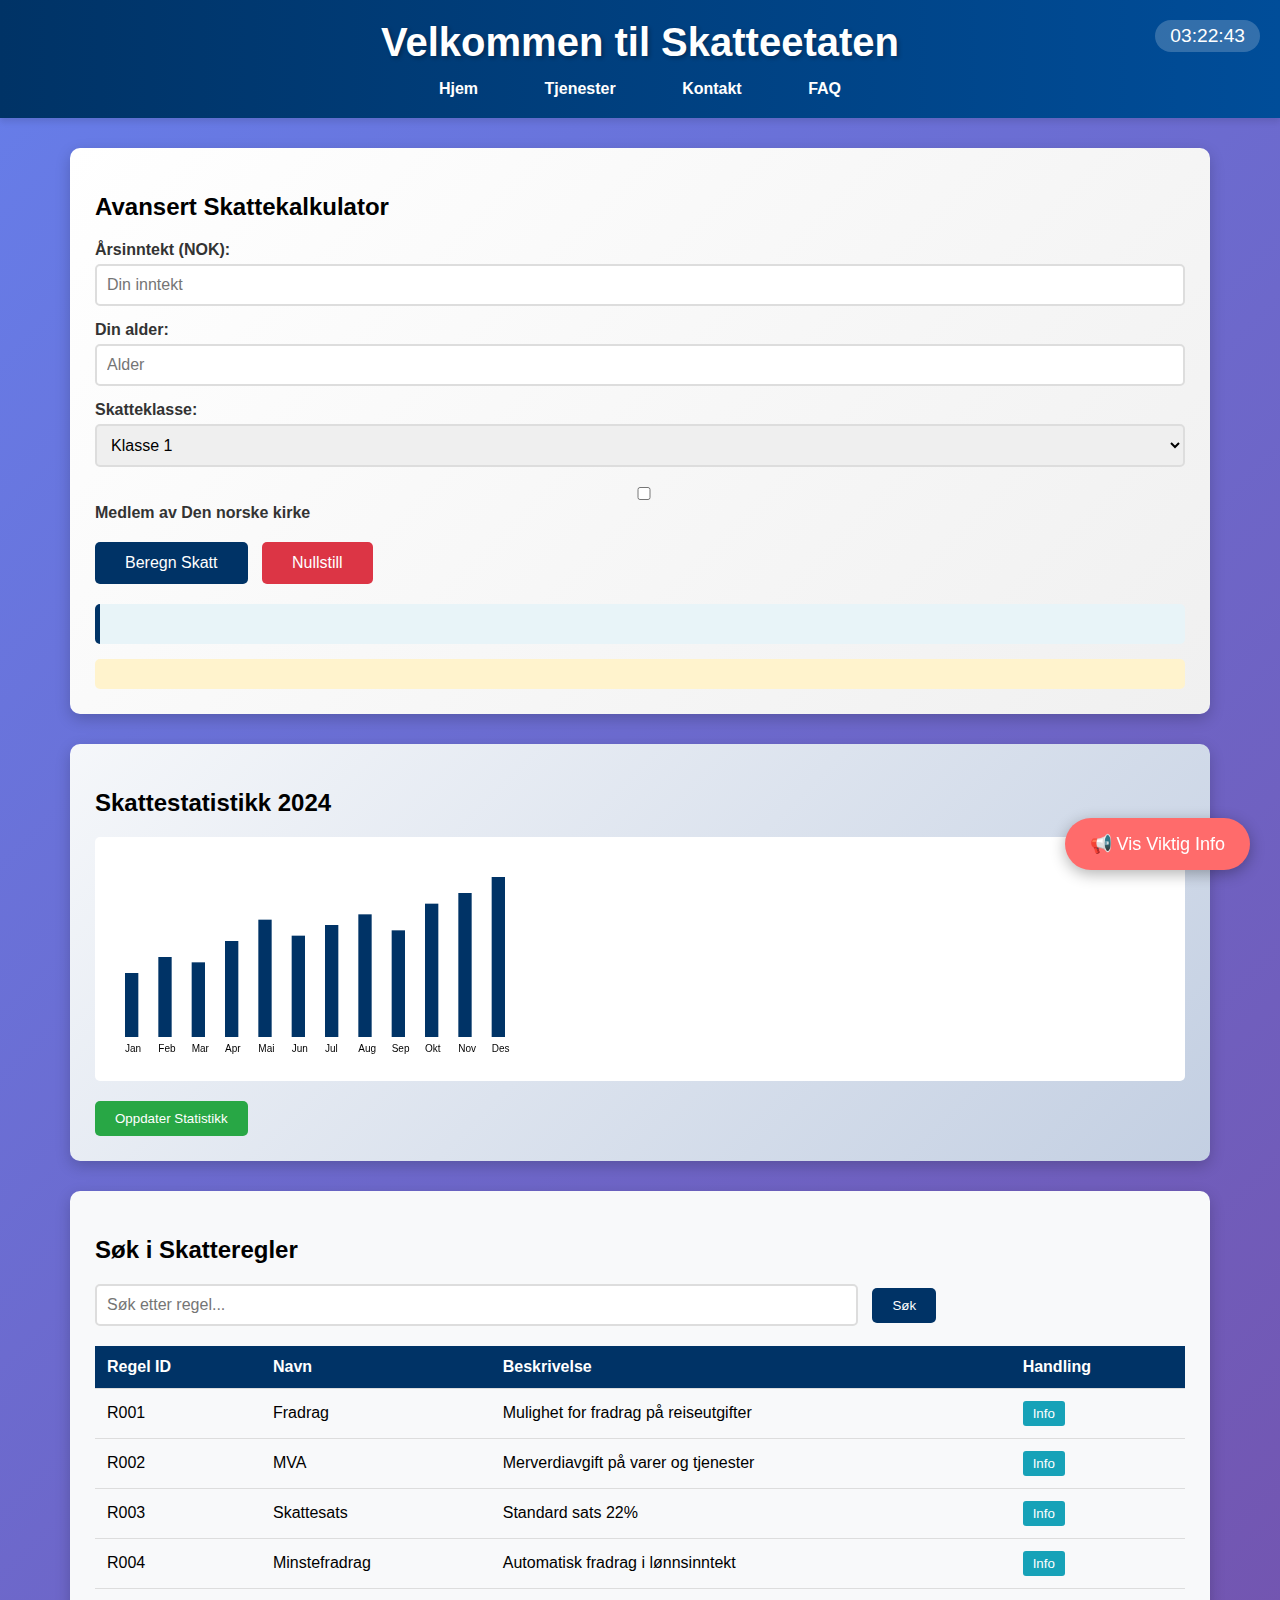
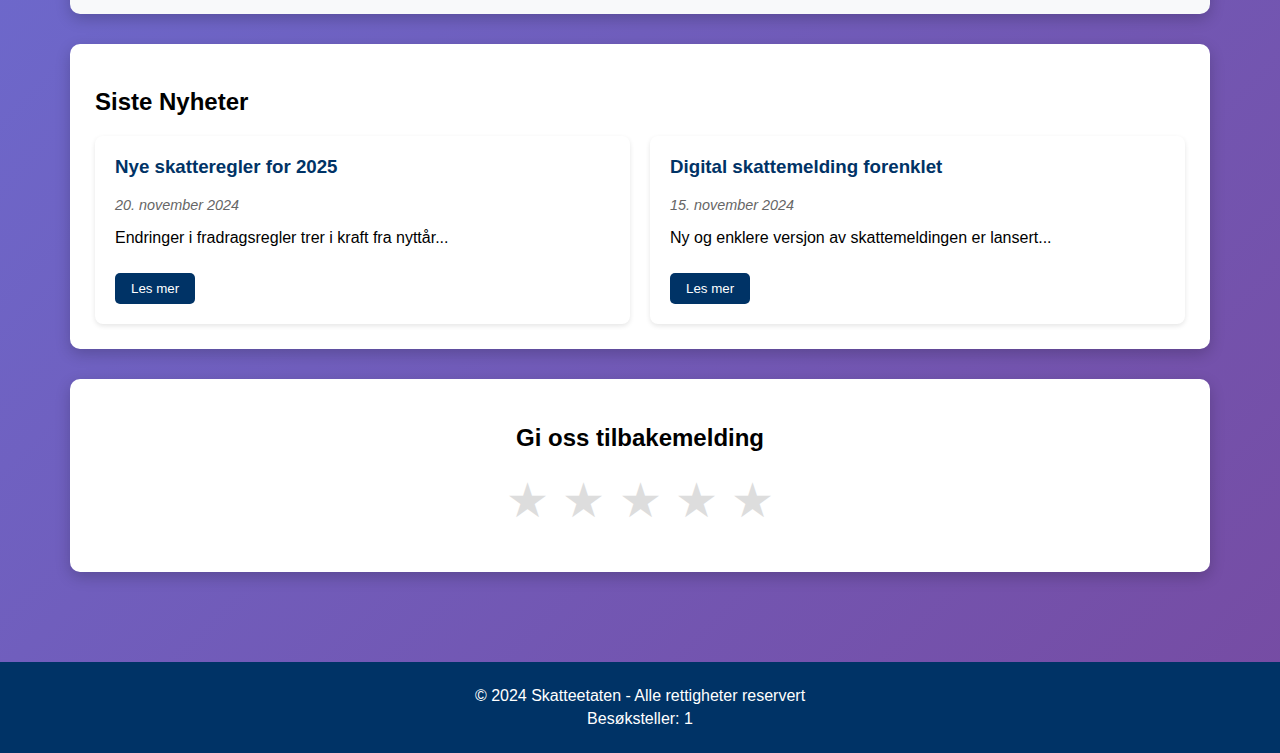
<file: index.html>
<!DOCTYPE html>
<html lang='no'>
<head>
  <meta charset='UTF-8'>
  <meta name='viewport' content='width=device-width, initial-scale=1.0'>
  <title>Skatteetaten - Hjem</title>
  <link rel='stylesheet' href='style.css'>
</head>
<body>
<header>
  <h1>Velkommen til Skatteetaten</h1>
  <nav>
    <a href='index.html'>Hjem</a>
    <a href='services.html'>Tjenester</a>
    <a href='contact.html'>Kontakt</a>
    <a href='faq.html'>FAQ</a>
  </nav>
  <div id='klokke' class='header-clock'></div>
</header>
<main>
  <section class='skatt-kalkulator'>
    <h2>Avansert Skattekalkulator</h2>
    <div class='kalkulator-form'>
      <label for='inntektInput'>Årsinntekt (NOK):</label>
      <input type='number' id='inntektInput' placeholder='Din inntekt'>

      <label for='alderInput'>Din alder:</label>
      <input type='number' id='alderInput' placeholder='Alder'>

      <label for='skatteKlasse'>Skatteklasse:</label>
      <select id='skatteKlasse'>
        <option value='klasse1'>Klasse 1</option>
        <option value='klasse2'>Klasse 2 (gift/samboer)</option>
      </select>

      <label>
        <input type='checkbox' id='medlemKirken'>
        Medlem av Den norske kirke
      </label>

      <button id='beregnSkattKnapp' class='beregn-knapp'>Beregn Skatt</button>
      <button id='nullstillKnapp' class='nullstill-knapp'>Nullstill</button>
    </div>
    <div id='skattResultat' class='resultat-boks'></div>
    <div id='skatteDetaljer' class='detaljer-boks'></div>
  </section>

  <section class='statistikk-seksjon'>
    <h2>Skattestatistikk 2024</h2>
    <div id='statistikkGraf' class='graf-container'>
      <canvas id='skatteGraf' width='400' height='200'></canvas>
    </div>
    <button id='oppdaterStatistikk'>Oppdater Statistikk</button>
  </section>

  <section class='sok-seksjon'>
    <h2>Søk i Skatteregler</h2>
    <input type='text' id='sokInput' placeholder='Søk etter regel...'>
    <button id='sokKnapp'>Søk</button>
    <table id='regelTabell' class='skatte-tabell'>
      <thead>
      <tr>
        <th>Regel ID</th>
        <th>Navn</th>
        <th>Beskrivelse</th>
        <th>Handling</th>
      </tr>
      </thead>
      <tbody id='regelTabellKropp'>
      <tr data-kategori='fradrag'>
        <td>R001</td>
        <td>Fradrag</td>
        <td>Mulighet for fradrag på reiseutgifter</td>
        <td><button class='info-knapp' data-regel='R001'>Info</button></td>
      </tr>
      <tr data-kategori='mva'>
        <td>R002</td>
        <td>MVA</td>
        <td>Merverdiavgift på varer og tjenester</td>
        <td><button class='info-knapp' data-regel='R002'>Info</button></td>
      </tr>
      <tr data-kategori='sats'>
        <td>R003</td>
        <td>Skattesats</td>
        <td>Standard sats 22%</td>
        <td><button class='info-knapp' data-regel='R003'>Info</button></td>
      </tr>
      <tr data-kategori='fradrag'>
        <td>R004</td>
        <td>Minstefradrag</td>
        <td>Automatisk fradrag i lønnsinntekt</td>
        <td><button class='info-knapp' data-regel='R004'>Info</button></td>
      </tr>
      </tbody>
    </table>
  </section>

  <section class='nyheter-seksjon'>
    <h2>Siste Nyheter</h2>
    <div id='nyheterListe' class='nyheter-container'>
      <article class='nyhet-kort'>
        <h3>Nye skatteregler for 2025</h3>
        <p class='dato'>20. november 2024</p>
        <p>Endringer i fradragsregler trer i kraft fra nyttår...</p>
        <button class='les-mer' data-nyhet='1'>Les mer</button>
      </article>
      <article class='nyhet-kort'>
        <h3>Digital skattemelding forenklet</h3>
        <p class='dato'>15. november 2024</p>
        <p>Ny og enklere versjon av skattemeldingen er lansert...</p>
        <button class='les-mer' data-nyhet='2'>Les mer</button>
      </article>
    </div>
  </section>

  <section class='tilbakemelding-seksjon'>
    <h2>Gi oss tilbakemelding</h2>
    <div class='stjerne-rating'>
      <span class='stjerne' data-verdi='1'>★</span>
      <span class='stjerne' data-verdi='2'>★</span>
      <span class='stjerne' data-verdi='3'>★</span>
      <span class='stjerne' data-verdi='4'>★</span>
      <span class='stjerne' data-verdi='5'>★</span>
    </div>
    <p id='ratingTekst'></p>
  </section>

  <button id='apneModal' class='viktig-info-knapp'>📢 Vis Viktig Info</button>

  <div id='infoModal' class='modal'>
    <div class='modal-innhold'>
      <span id='lukkModal' class='lukk-knapp'>&times;</span>
      <h2>Viktig melding fra Skatteetaten</h2>
      <p>Husk fristen for skattemelding er 30. april!</p>
      <button id='ikkvisIgjen'>Ikke vis denne meldingen igjen</button>
    </div>
  </div>

  <div id='regelModal' class='modal'>
    <div class='modal-innhold'>
      <span class='lukk-modal'>&times;</span>
      <div id='regelDetaljer'></div>
    </div>
  </div>
</main>
<footer>
  <p>&copy; 2024 Skatteetaten - Alle rettigheter reservert</p>
  <p>Besøksteller: <span id='besoksTeller'>0</span></p>
</footer>
<script src='script.js'></script>
</body>
</html>
</file>
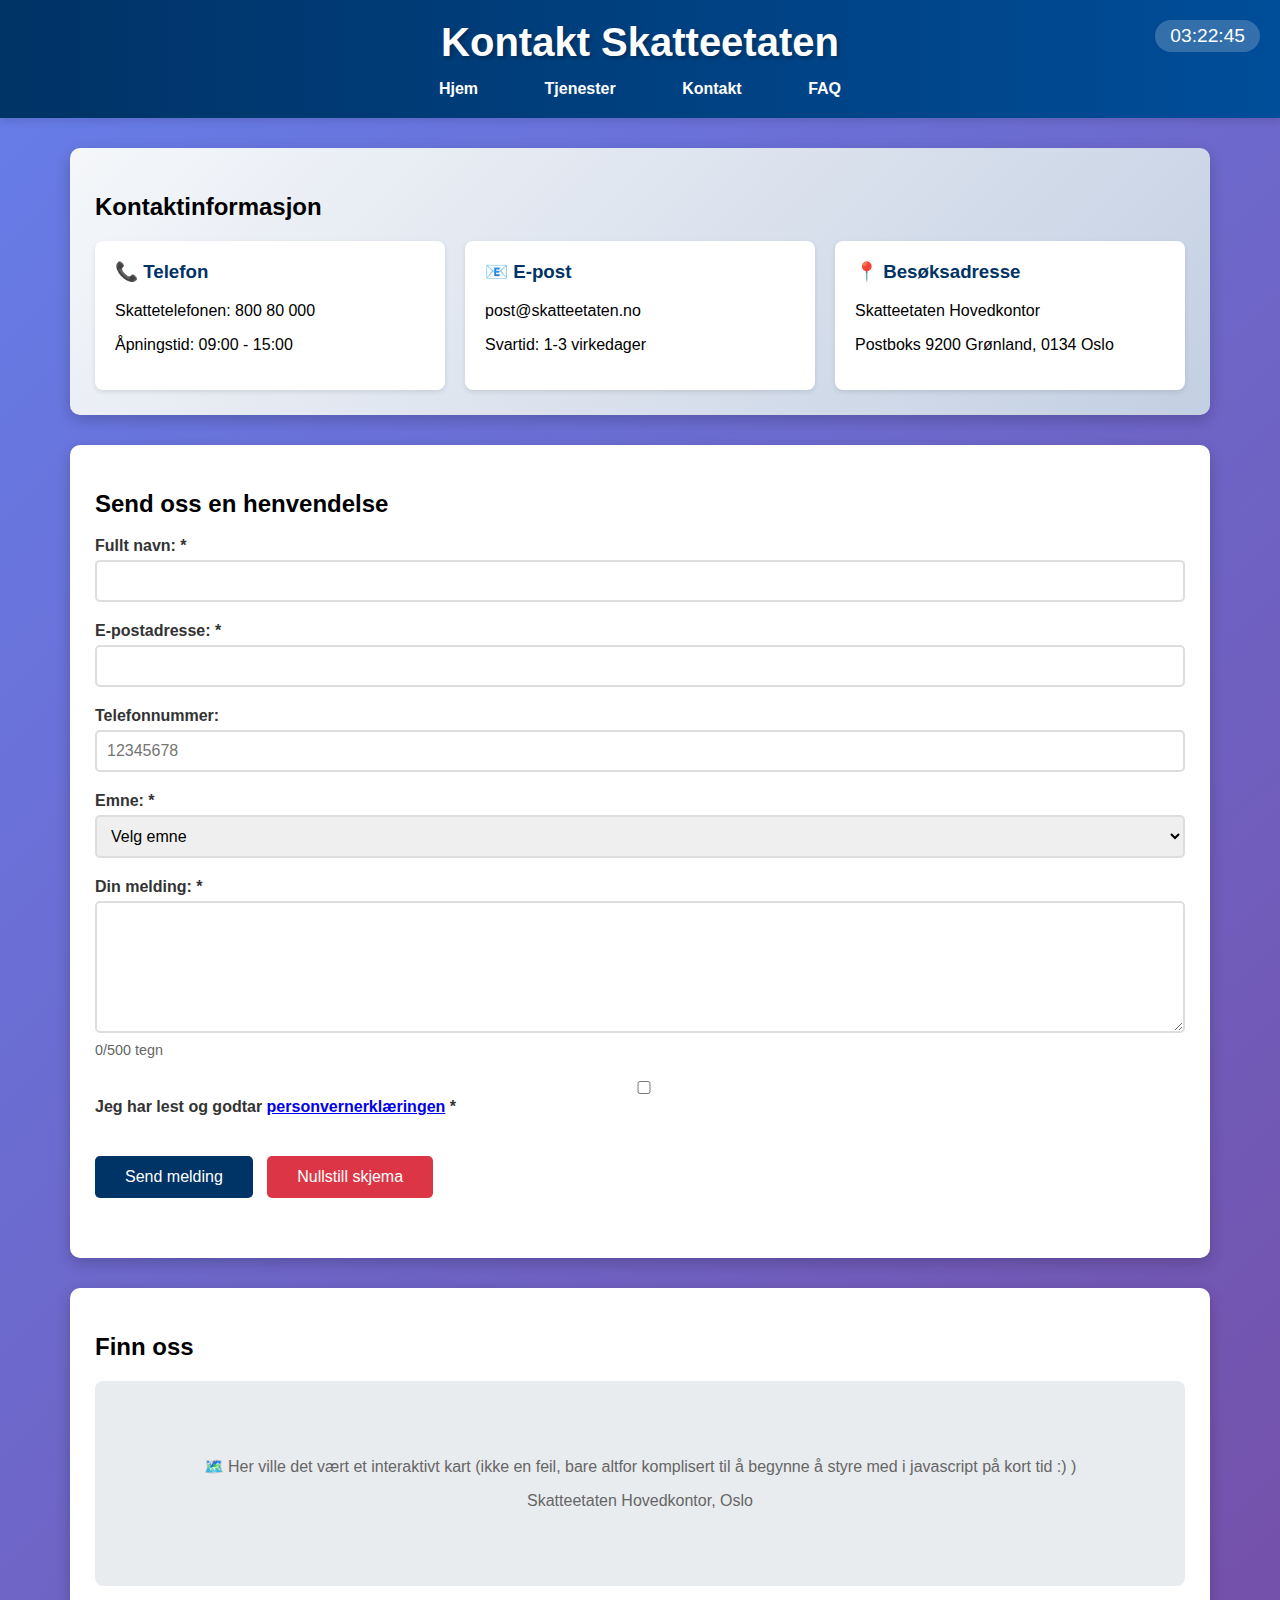
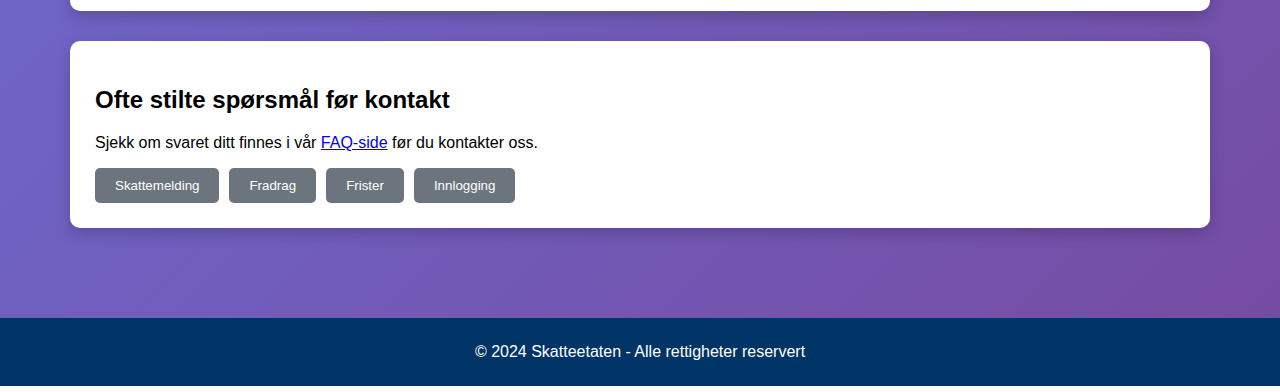
<file: contact.html>
<!DOCTYPE html>
<html lang='no'>
<head>
  <meta charset='UTF-8'>
  <meta name='viewport' content='width=device-width, initial-scale=1.0'>
  <title>Kontakt oss - Skatteetaten</title>
  <link rel='stylesheet' href='style.css'>
</head>
<body>
<header>
  <h1>Kontakt Skatteetaten</h1>
  <nav>
    <a href='index.html'>Hjem</a>
    <a href='services.html'>Tjenester</a>
    <a href='contact.html'>Kontakt</a>
    <a href='faq.html'>FAQ</a>
  </nav>
  <div id='klokke' class='header-clock'></div>
</header>
<main>
  <section class='kontakt-info-seksjon'>
    <h2>Kontaktinformasjon</h2>
    <div class='info-grid'>
      <div class='info-boks'>
        <h3>📞 Telefon</h3>
        <p>Skattetelefonen: 800 80 000</p>
        <p>Åpningstid: 09:00 - 15:00</p>
      </div>
      <div class='info-boks'>
        <h3>📧 E-post</h3>
        <p>post@skatteetaten.no</p>
        <p>Svartid: 1-3 virkedager</p>
      </div>
      <div class='info-boks'>
        <h3>📍 Besøksadresse</h3>
        <p>Skatteetaten Hovedkontor</p>
        <p>Postboks 9200 Grønland, 0134 Oslo</p>
      </div>
    </div>
  </section>

  <section class='kontaktskjema-seksjon'>
    <h2>Send oss en henvendelse</h2>
    <form id='kontaktskjema' class='kontakt-form'>
      <div class='form-gruppe'>
        <label for='kontaktNavn'>Fullt navn: *</label>
        <input type='text' id='kontaktNavn' name='navn' required>
      </div>

      <div class='form-gruppe'>
        <label for='kontaktEpost'>E-postadresse: *</label>
        <input type='email' id='kontaktEpost' name='epost' required>
      </div>

      <div class='form-gruppe'>
        <label for='kontaktTelefon'>Telefonnummer:</label>
        <input type='tel' id='kontaktTelefon' name='telefon' placeholder='12345678'>
      </div>

      <div class='form-gruppe'>
        <label for='kontaktEmne'>Emne: *</label>
        <select id='kontaktEmne' name='emne' required>
          <option value=''>Velg emne</option>
          <option value='skattemelding'>Spørsmål om skattemelding</option>
          <option value='fradrag'>Spørsmål om fradrag</option>
          <option value='klage'>Klage på vedtak</option>
          <option value='generelt'>Generell henvendelse</option>
          <option value='teknisk'>Teknisk support</option>
        </select>
      </div>

      <div class='form-gruppe'>
        <label for='kontaktMelding'>Din melding: *</label>
        <textarea id='kontaktMelding' name='melding' rows='6' required></textarea>
        <small id='tegnTeller'>0/500 tegn</small>
      </div>

      <div class='form-gruppe'>
        <label>
          <input type='checkbox' id='personvern' required>
          Jeg har lest og godtar <a href='#'>personvernerklæringen</a> *
        </label>
      </div>

      <button type='submit' class='beregn-knapp'>Send melding</button>
      <button type='reset' class='nullstill-knapp'>Nullstill skjema</button>
    </form>
    <div id='skjemaMelding' class='status-melding'></div>
  </section>

  <section class='kart-seksjon'>
    <h2>Finn oss</h2>
    <div class='kart-placeholder'>
      <p>🗺️ Her ville det vært et interaktivt kart (ikke en feil, bare altfor komplisert til å begynne å styre med i javascript på kort tid :) )</p>
      <p>Skatteetaten Hovedkontor, Oslo</p>
    </div>
  </section>

  <section class='ofte-spurte-seksjon'>
    <h2>Ofte stilte spørsmål før kontakt</h2>
    <p>Sjekk om svaret ditt finnes i vår <a href='faq.html'>FAQ-side</a> før du kontakter oss.</p>
    <div class='hurtiglenker'>
      <button class='hurtiglenke-knapp' data-emne='skattemelding'>Skattemelding</button>
      <button class='hurtiglenke-knapp' data-emne='fradrag'>Fradrag</button>
      <button class='hurtiglenke-knapp' data-emne='frister'>Frister</button>
      <button class='hurtiglenke-knapp' data-emne='innlogging'>Innlogging</button>
    </div>
  </section>
</main>
<footer>
  <p>&copy; 2024 Skatteetaten - Alle rettigheter reservert</p>
</footer>
<script src='script.js'></script>
</body>
</html>
</file>
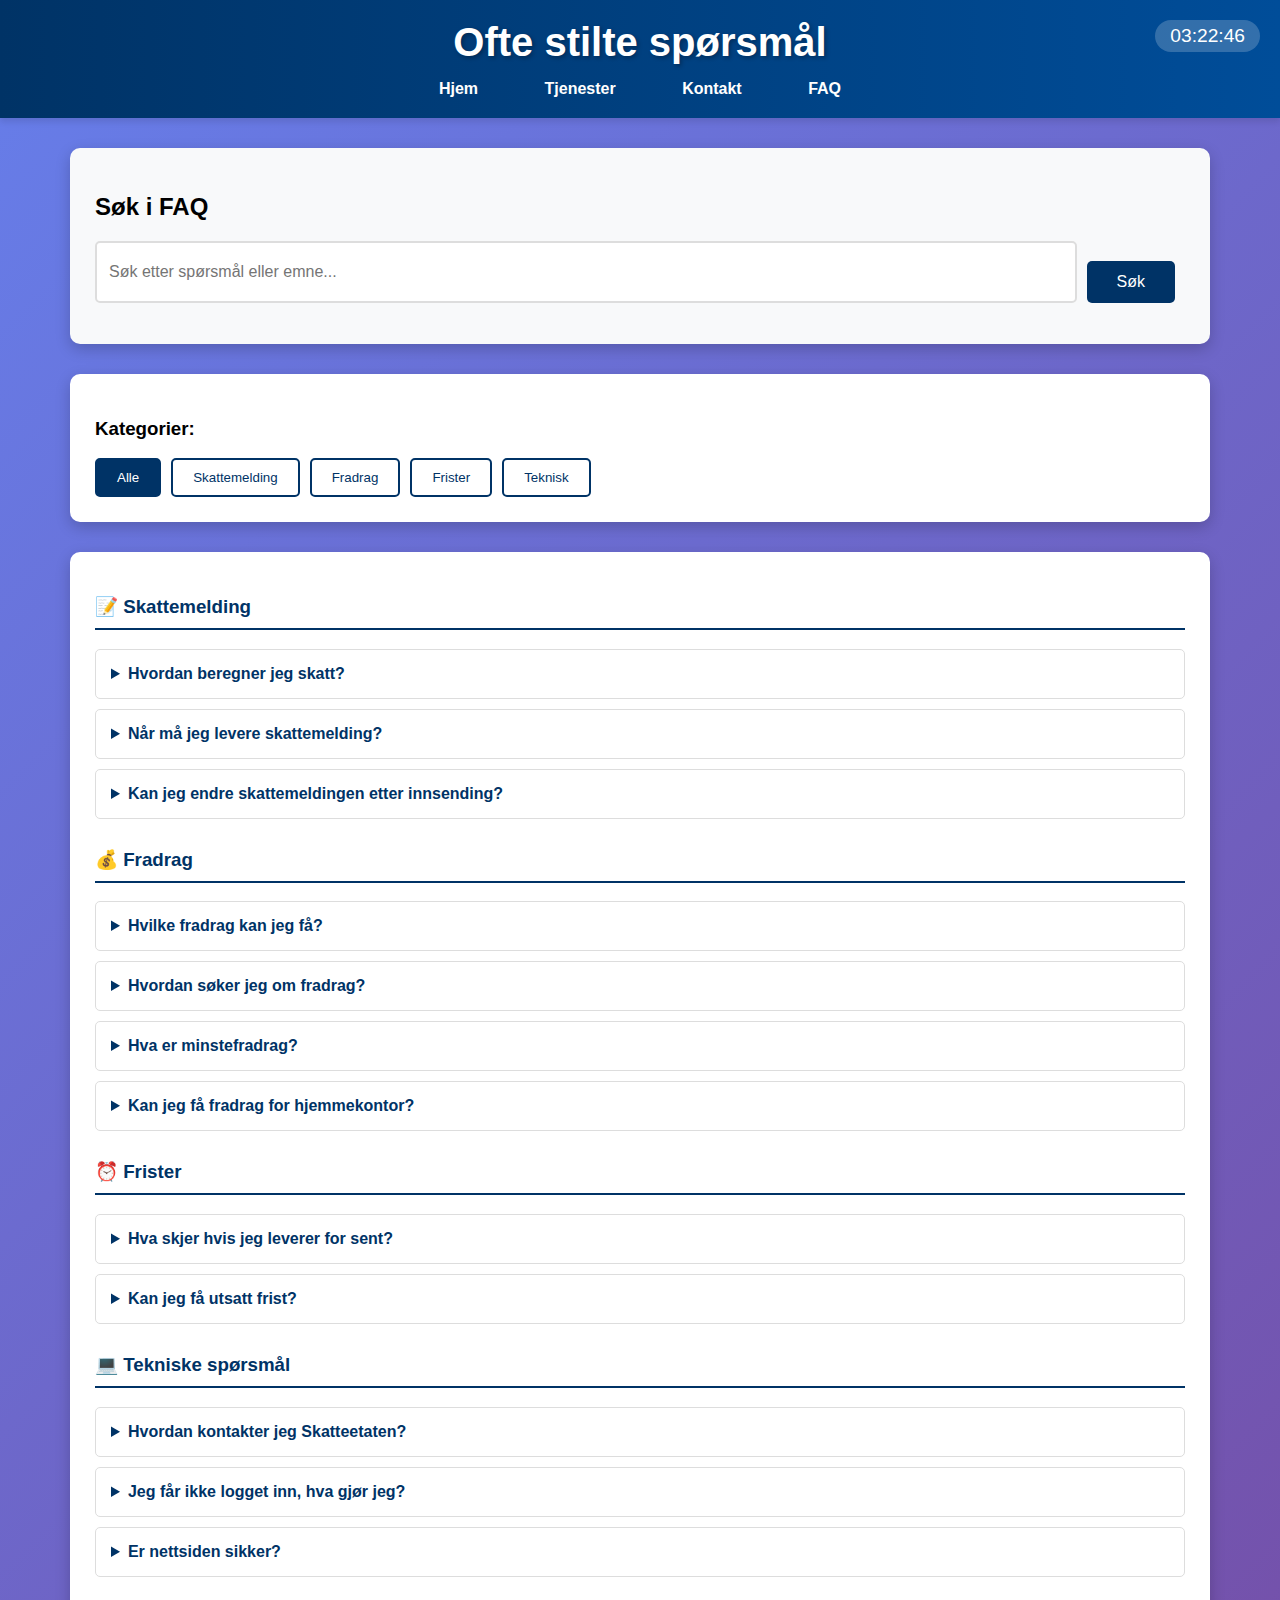
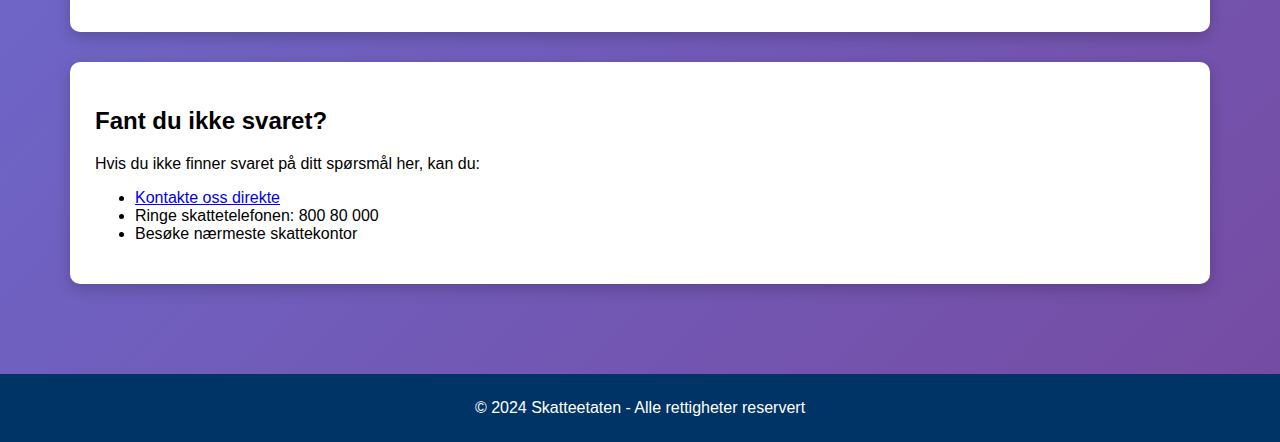
<file: faq.html>
<!DOCTYPE html>
<html lang='no'>
<head>
  <meta charset='UTF-8'>
  <meta name='viewport' content='width=device-width, initial-scale=1.0'>
  <title>FAQ - Ofte stilte spørsmål - Skatteetaten</title>
  <link rel='stylesheet' href='style.css'>
</head>
<body>
<header>
  <h1>Ofte stilte spørsmål</h1>
  <nav>
    <a href='index.html'>Hjem</a>
    <a href='services.html'>Tjenester</a>
    <a href='contact.html'>Kontakt</a>
    <a href='faq.html'>FAQ</a>
  </nav>
  <div id='klokke' class='header-clock'></div>
</header>
<main>
  <section class='faq-sok-seksjon'>
    <h2>Søk i FAQ</h2>
    <div class='sok-wrapper'>
      <input type='text' id='faqSok' placeholder='Søk etter spørsmål eller emne...'>
      <button id='faqSokKnapp' class='beregn-knapp'>Søk</button>
    </div>
    <p id='faqSokResultat'></p>
  </section>

  <section class='faq-kategorier'>
    <h3>Kategorier:</h3>
    <div class='kategori-knapper'>
      <button class='kategori-knapp aktiv' data-kategori='alle'>Alle</button>
      <button class='kategori-knapp' data-kategori='skattemelding'>Skattemelding</button>
      <button class='kategori-knapp' data-kategori='fradrag'>Fradrag</button>
      <button class='kategori-knapp' data-kategori='frister'>Frister</button>
      <button class='kategori-knapp' data-kategori='teknisk'>Teknisk</button>
    </div>
  </section>

  <section class='faq-liste'>
    <div class='faq-gruppe' data-kategori='skattemelding'>
      <h3>📝 Skattemelding</h3>
      <details>
        <summary>Hvordan beregner jeg skatt?</summary>
        <p>Du kan bruke vår avanserte skattekalkulator på forsiden. Fyll inn din årsinntekt, alder og skatteklasse for å få et estimat.</p>
      </details>
      <details>
        <summary>Når må jeg levere skattemelding?</summary>
        <p>Fristen for å levere skattemelding er 30. april for vanlige lønnstakere. For næringsdrivende er fristen 31. mai.</p>
      </details>
      <details>
        <summary>Kan jeg endre skattemeldingen etter innsending?</summary>
        <p>Ja, du kan endre skattemeldingen innen tre uker etter at skatteoppgjøret er tilgjengelig.</p>
      </details>
    </div>

    <div class='faq-gruppe' data-kategori='fradrag'>
      <h3>💰 Fradrag</h3>
      <details>
        <summary>Hvilke fradrag kan jeg få?</summary>
        <p>Vanlige fradrag inkluderer minstefradrag, reisefradrag, fagforeningskontingent, og gaver til frivillige organisasjoner.</p>
      </details>
      <details>
        <summary>Hvordan søker jeg om fradrag?</summary>
        <p>Gå til vår tjenesteside og fyll ut fradragsskjemaet. Du trenger dokumentasjon for de fleste typer fradrag.</p>
      </details>
      <details>
        <summary>Hva er minstefradrag?</summary>
        <p>Minstefradrag er et automatisk fradrag i lønnsinntekt. Det er 46% av inntekten, minimum 4000 kr og maksimum 104 450 kr.</p>
      </details>
      <details>
        <summary>Kan jeg få fradrag for hjemmekontor?</summary>
        <p>Ja, hvis du jobber hjemmefra kan du få fradrag for hjemmekontor under visse betingelser.</p>
      </details>
    </div>

    <div class='faq-gruppe' data-kategori='frister'>
      <h3>⏰ Frister</h3>
      <details>
        <summary>Hva skjer hvis jeg leverer for sent?</summary>
        <p>Ved forsinket levering kan det bli ilagt forsinkelsesgebyr på 1/1000 av beregnet skatt per dag, minimum 200 kr og maksimum 10 000 kr.</p>
      </details>
      <details>
        <summary>Kan jeg få utsatt frist?</summary>
        <p>Ja, i spesielle tilfeller kan du søke om utsatt frist. Kontakt oss for mer informasjon.</p>
      </details>
    </div>

    <div class='faq-gruppe' data-kategori='teknisk'>
      <h3>💻 Tekniske spørsmål</h3>
      <details>
        <summary>Hvordan kontakter jeg Skatteetaten?</summary>
        <p>Du kan bruke kontaktskjemaet på vår kontaktside, ringe skattetelefonen på 800 80 000, eller sende e-post til post@skatteetaten.no.</p>
      </details>
      <details>
        <summary>Jeg får ikke logget inn, hva gjør jeg?</summary>
        <p>Sjekk at du bruker BankID eller annen godkjent innloggingsmetode. Hvis problemet vedvarer, kontakt teknisk support.</p>
      </details>
      <details>
        <summary>Er nettsiden sikker?</summary>
        <p>Ja, vår nettside bruker SSL-kryptering og alle data behandles i henhold til GDPR.</p>
      </details>
    </div>
  </section>

  <section class='faq-hjelp'>
    <h2>Fant du ikke svaret?</h2>
    <p>Hvis du ikke finner svaret på ditt spørsmål her, kan du:</p>
    <ul>
      <li><a href='contact.html'>Kontakte oss direkte</a></li>
      <li>Ringe skattetelefonen: 800 80 000</li>
      <li>Besøke nærmeste skattekontor</li>
    </ul>
  </section>
</main>
<footer>
  <p>&copy; 2024 Skatteetaten - Alle rettigheter reservert</p>
</footer>
<script src='script.js'></script>
</body>
</html>
</file>
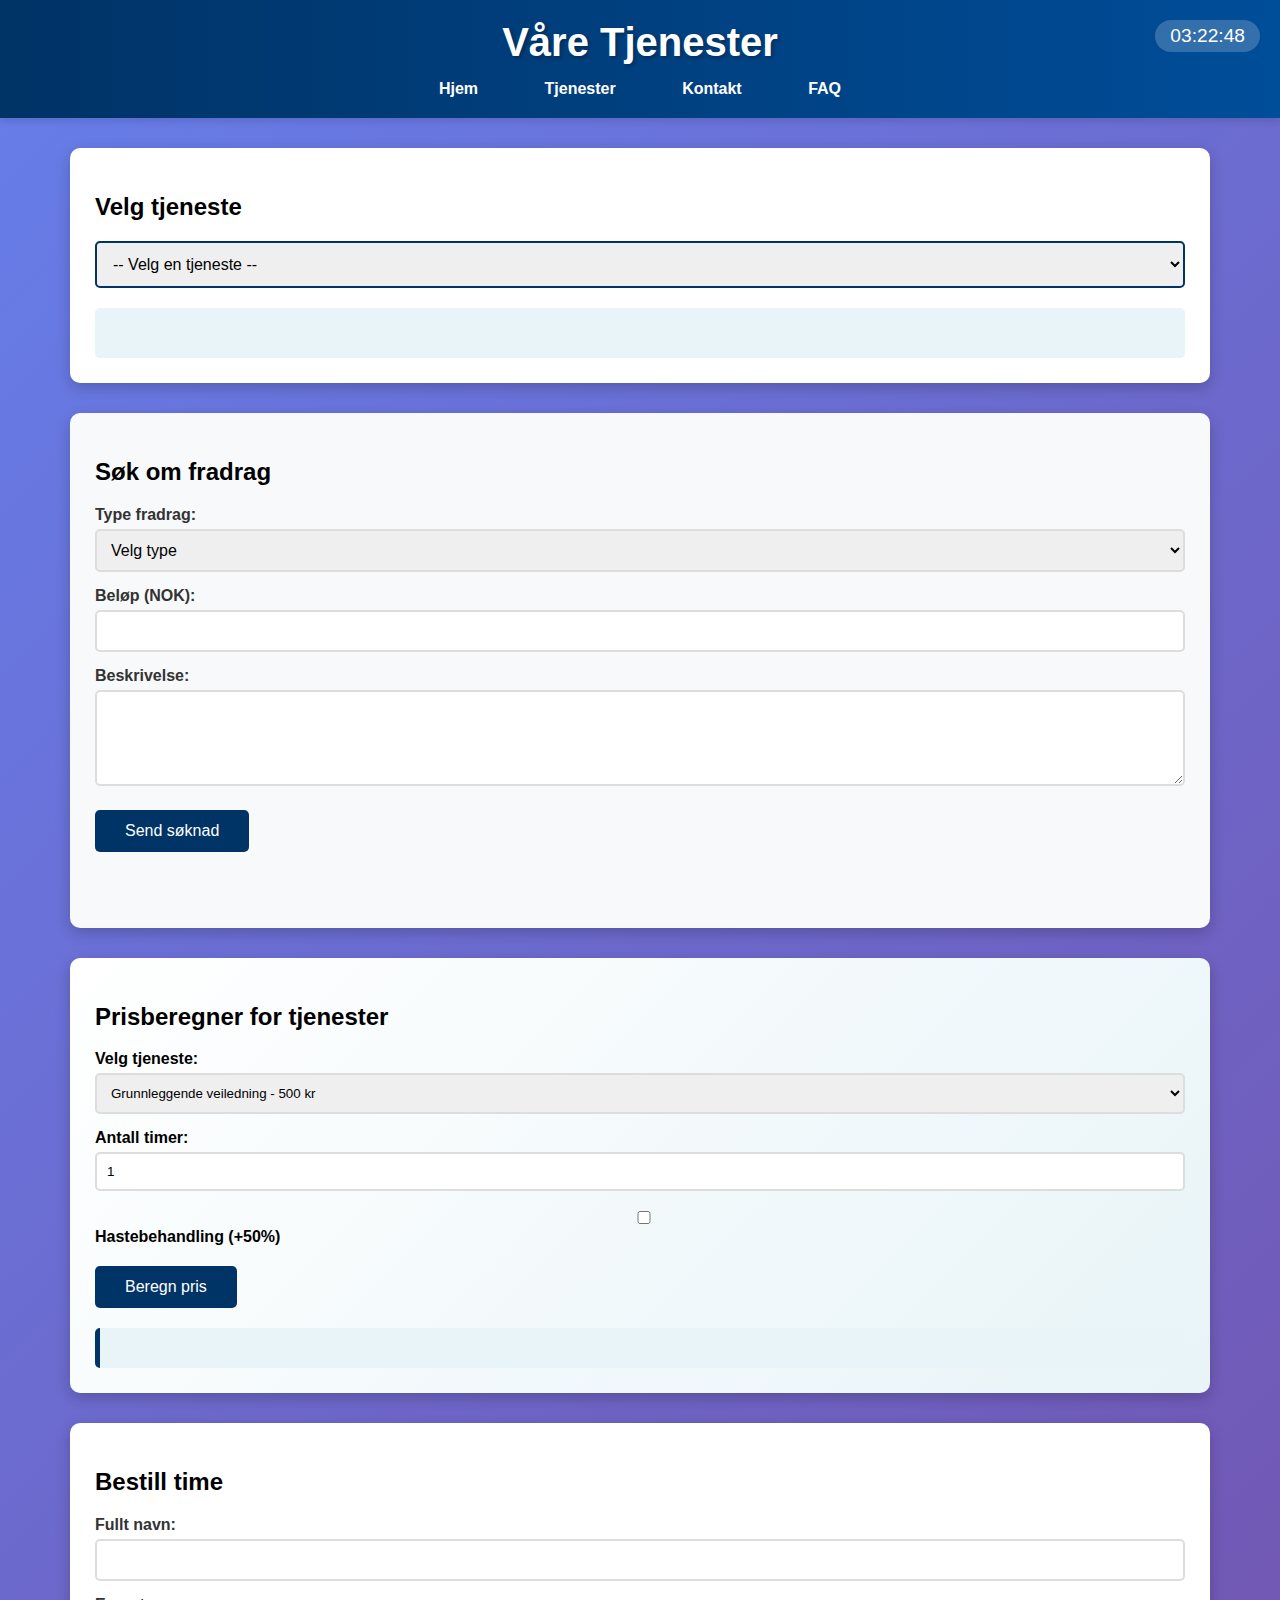
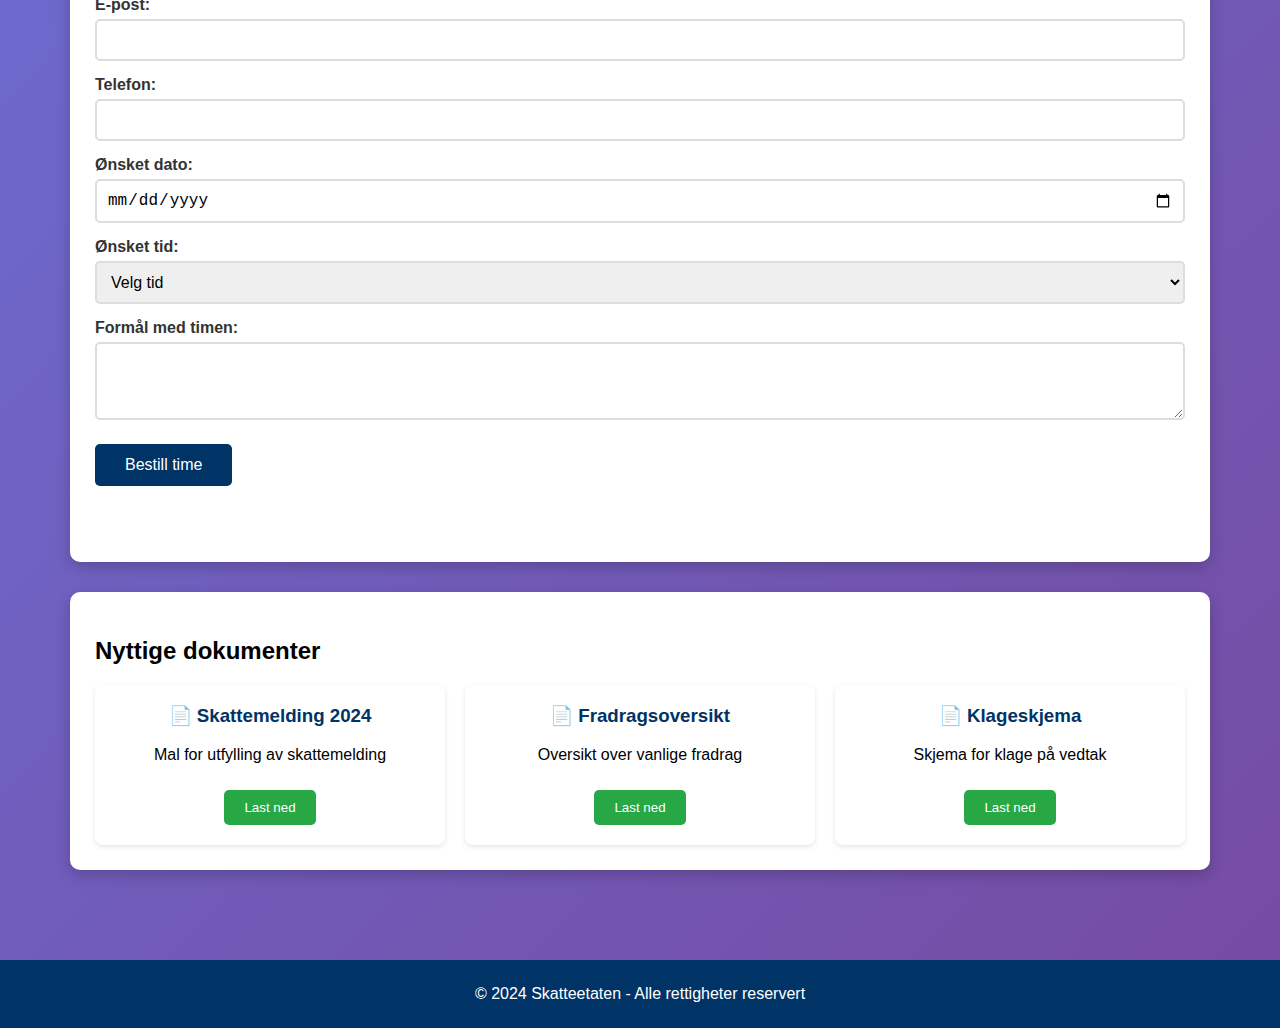
<file: services.html>
<!DOCTYPE html>
<html lang='no'>
<head>
  <meta charset='UTF-8'>
  <meta name='viewport' content='width=device-width, initial-scale=1.0'>
  <title>Tjenester - Skatteetaten</title>
  <link rel='stylesheet' href='style.css'>
</head>
<body>
<header>
  <h1>Våre Tjenester</h1>
  <nav>
    <a href='index.html'>Hjem</a>
    <a href='services.html'>Tjenester</a>
    <a href='contact.html'>Kontakt</a>
    <a href='faq.html'>FAQ</a>
  </nav>
  <div id='klokke' class='header-clock'></div>
</header>
<main>
  <section class='tjeneste-oversikt'>
    <h2>Velg tjeneste</h2>
    <select id='tjenesteVelger'>
      <option value=''>-- Velg en tjeneste --</option>
      <option value='skattemelding'>Skattemelding</option>
      <option value='veiledning'>Personlig veiledning</option>
      <option value='bedrift'>Bedriftstjenester</option>
      <option value='revisjon'>Selvangivelse revisjon</option>
      <option value='klage'>Klage på vedtak</option>
    </select>
    <div id='tjenesteInfo' class='tjeneste-info-boks'></div>
  </section>

  <section class='fradrag-seksjon'>
    <h2>Søk om fradrag</h2>
    <form id='fradragSkjema' class='fradrag-form'>
      <label for='fradragType'>Type fradrag:</label>
      <select id='fradragType' name='type' required>
        <option value=''>Velg type</option>
        <option value='reise'>Reiseutgifter</option>
        <option value='hjemmekontor'>Hjemmekontor</option>
        <option value='fagforening'>Fagforeningskontingent</option>
        <option value='gave'>Gave til frivillige organisasjoner</option>
      </select>

      <label for='fradragBelop'>Beløp (NOK):</label>
      <input type='number' id='fradragBelop' name='amount' required min='0'>

      <label for='fradragBeskrivelse'>Beskrivelse:</label>
      <textarea id='fradragBeskrivelse' name='beskrivelse' rows='4'></textarea>

      <button type='submit' class='beregn-knapp'>Send søknad</button>
    </form>
    <p id='fradragStatus' class='status-melding'></p>
  </section>

  <section class='prisberegner-seksjon'>
    <h2>Prisberegner for tjenester</h2>
    <div class='prisberegner-form'>
      <label for='tjenestePris'>Velg tjeneste:</label>
      <select id='tjenestePris'>
        <option value='500'>Grunnleggende veiledning - 500 kr</option>
        <option value='1500'>Utvidet veiledning - 1500 kr</option>
        <option value='3000'>Fullstendig revidering - 3000 kr</option>
        <option value='5000'>Bedriftsrådgivning - 5000 kr</option>
      </select>

      <label for='antallTimer'>Antall timer:</label>
      <input type='number' id='antallTimer' value='1' min='1' max='10'>

      <label>
        <input type='checkbox' id='hasteTjeneste'>
        Hastebehandling (+50%)
      </label>

      <button id='beregnPrisKnapp' class='beregn-knapp'>Beregn pris</button>
      <div id='prisResultat' class='resultat-boks'></div>
    </div>
  </section>

  <section class='timebestilling-seksjon'>
    <h2>Bestill time</h2>
    <form id='timeSkjema' class='time-form'>
      <label for='timeNavn'>Fullt navn:</label>
      <input type='text' id='timeNavn' required>

      <label for='timeEmail'>E-post:</label>
      <input type='email' id='timeEmail' required>

      <label for='timeTelefon'>Telefon:</label>
      <input type='tel' id='timeTelefon' required>

      <label for='timeDato'>Ønsket dato:</label>
      <input type='date' id='timeDato' required>

      <label for='timeTid'>Ønsket tid:</label>
      <select id='timeTid' required>
        <option value=''>Velg tid</option>
        <option value='09:00'>09:00</option>
        <option value='10:00'>10:00</option>
        <option value='11:00'>11:00</option>
        <option value='13:00'>13:00</option>
        <option value='14:00'>14:00</option>
        <option value='15:00'>15:00</option>
      </select>

      <label for='timeFormaal'>Formål med timen:</label>
      <textarea id='timeFormaal' rows='3'></textarea>

      <button type='submit' class='beregn-knapp'>Bestill time</button>
    </form>
    <p id='timeStatus' class='status-melding'></p>
  </section>

  <section class='dokumenter-seksjon'>
    <h2>Nyttige dokumenter</h2>
    <div class='dokument-liste'>
      <div class='dokument-kort'>
        <h3>📄 Skattemelding 2024</h3>
        <p>Mal for utfylling av skattemelding</p>
        <button class='last-ned-knapp' data-dokument='skattemelding'>Last ned</button>
      </div>
      <div class='dokument-kort'>
        <h3>📄 Fradragsoversikt</h3>
        <p>Oversikt over vanlige fradrag</p>
        <button class='last-ned-knapp' data-dokument='fradrag'>Last ned</button>
      </div>
      <div class='dokument-kort'>
        <h3>📄 Klageskjema</h3>
        <p>Skjema for klage på vedtak</p>
        <button class='last-ned-knapp' data-dokument='klage'>Last ned</button>
      </div>
    </div>
  </section>
</main>
<footer>
  <p>&copy; 2024 Skatteetaten - Alle rettigheter reservert</p>
</footer>
<script src='script.js'></script>
</body>
</html>
</file>
<file: style.css>
* {
    box-sizing: border-box;
}

body {
    font-family: 'Segoe UI', Tahoma, Geneva, Verdana, sans-serif;
    margin: 0;
    padding: 0;
    background: linear-gradient(135deg, #667eea 0%, #764ba2 100%);
    min-height: 100vh;
}

header {
    background: linear-gradient(90deg, #003366, #004d99);
    color: #fff;
    padding: 20px;
    text-align: center;
    box-shadow: 0 4px 6px rgba(0, 0, 0, 0.1);
    position: relative;
}

header h1 {
    margin: 0;
    font-size: 2.5em;
    text-shadow: 2px 2px 4px rgba(0, 0, 0, 0.3);
}

.header-clock {
    position: absolute;
    top: 20px;
    right: 20px;
    font-size: 1.2em;
    background: rgba(255, 255, 255, 0.2);
    padding: 5px 15px;
    border-radius: 20px;
}

nav {
    margin-top: 15px;
}

nav a {
    color: #fff;
    margin: 0 15px;
    text-decoration: none;
    font-weight: bold;
    transition: all 0.3s ease;
    padding: 8px 16px;
    border-radius: 5px;
}

nav a:hover {
    background: rgba(255, 255, 255, 0.2);
    transform: translateY(-2px);
}

main {
    padding: 30px;
    max-width: 1200px;
    margin: 0 auto;
}

section {
    background: white;
    margin-bottom: 30px;
    padding: 25px;
    border-radius: 10px;
    box-shadow: 0 5px 15px rgba(0, 0, 0, 0.2);
}

/* Skattekalkulator */
.skatt-kalkulator {
    background: linear-gradient(135deg, #ffffff 0%, #f0f0f0 100%);
}

.kalkulator-form label {
    display: block;
    margin-top: 15px;
    font-weight: bold;
    color: #333;
}

.kalkulator-form input,
.kalkulator-form select {
    width: 100%;
    padding: 10px;
    margin-top: 5px;
    border: 2px solid #ddd;
    border-radius: 5px;
    font-size: 16px;
}

.kalkulator-form input:focus,
.kalkulator-form select:focus {
    outline: none;
    border-color: #003366;
}

.beregn-knapp,
.nullstill-knapp {
    margin-top: 20px;
    padding: 12px 30px;
    font-size: 16px;
    border: none;
    border-radius: 5px;
    cursor: pointer;
    transition: all 0.3s ease;
    margin-right: 10px;
}

.beregn-knapp {
    background: #003366;
    color: white;
}

.beregn-knapp:hover {
    background: #004d99;
    transform: scale(1.05);
}

.nullstill-knapp {
    background: #dc3545;
    color: white;
}

.nullstill-knapp:hover {
    background: #c82333;
}

.resultat-boks {
    margin-top: 20px;
    padding: 20px;
    background: #e8f4f8;
    border-left: 5px solid #003366;
    border-radius: 5px;
    font-size: 1.2em;
    font-weight: bold;
}

.detaljer-boks {
    margin-top: 15px;
    padding: 15px;
    background: #fff3cd;
    border-radius: 5px;
    font-size: 0.9em;
}

/* Statistikk */
.statistikk-seksjon {
    background: linear-gradient(135deg, #f5f7fa 0%, #c3cfe2 100%);
}

.graf-container {
    margin: 20px 0;
    background: white;
    padding: 20px;
    border-radius: 5px;
}

#oppdaterStatistikk {
    padding: 10px 20px;
    background: #28a745;
    color: white;
    border: none;
    border-radius: 5px;
    cursor: pointer;
}

/* Søkeseksjon */
.sok-seksjon {
    background: #f8f9fa;
}

#sokInput {
    width: 70%;
    padding: 10px;
    font-size: 16px;
    border: 2px solid #ddd;
    border-radius: 5px;
}

#sokKnapp {
    padding: 10px 20px;
    background: #003366;
    color: white;
    border: none;
    border-radius: 5px;
    cursor: pointer;
    margin-left: 10px;
}

.skatte-tabell {
    width: 100%;
    margin-top: 20px;
    border-collapse: collapse;
}

.skatte-tabell th,
.skatte-tabell td {
    padding: 12px;
    text-align: left;
    border-bottom: 1px solid #ddd;
}

.skatte-tabell th {
    background: #003366;
    color: white;
}

.skatte-tabell tr:hover {
    background: #f5f5f5;
}

.info-knapp {
    padding: 5px 10px;
    background: #17a2b8;
    color: white;
    border: none;
    border-radius: 3px;
    cursor: pointer;
}

/* Nyheter */
.nyheter-container {
    display: grid;
    grid-template-columns: repeat(auto-fit, minmax(300px, 1fr));
    gap: 20px;
    margin-top: 20px;
}

.nyhet-kort {
    background: white;
    padding: 20px;
    border-radius: 8px;
    box-shadow: 0 2px 5px rgba(0, 0, 0, 0.1);
    transition: transform 0.3s ease;
}

.nyhet-kort:hover {
    transform: translateY(-5px);
    box-shadow: 0 5px 15px rgba(0, 0, 0, 0.2);
}

.nyhet-kort h3 {
    margin-top: 0;
    color: #003366;
}

.nyhet-kort .dato {
    color: #666;
    font-size: 0.9em;
    font-style: italic;
}

.les-mer {
    padding: 8px 16px;
    background: #003366;
    color: white;
    border: none;
    border-radius: 5px;
    cursor: pointer;
    margin-top: 10px;
}

/* Stjernerating */
.tilbakemelding-seksjon {
    text-align: center;
}

.stjerne-rating {
    font-size: 3em;
    cursor: pointer;
}

.stjerne {
    color: #ddd;
    transition: color 0.2s ease;
}

.stjerne:hover,
.stjerne.aktiv {
    color: #ffd700;
}

#ratingTekst {
    margin-top: 10px;
    font-size: 1.2em;
    color: #003366;
}

/* Modal */
.modal {
    display: none;
    position: fixed;
    top: 0;
    left: 0;
    width: 100%;
    height: 100%;
    background: rgba(0, 0, 0, 0.6);
    z-index: 1000;
    animation: fadeIn 0.3s ease;
}

@keyframes fadeIn {
    from { opacity: 0; }
    to { opacity: 1; }
}

.modal-innhold {
    background: #fff;
    margin: 10% auto;
    padding: 30px;
    width: 80%;
    max-width: 600px;
    border-radius: 10px;
    box-shadow: 0 5px 30px rgba(0, 0, 0, 0.3);
    position: relative;
    animation: slideDown 0.3s ease;
}

@keyframes slideDown {
    from {
        transform: translateY(-50px);
        opacity: 0;
    }
    to {
        transform: translateY(0);
        opacity: 1;
    }
}

.lukk-knapp,
.lukk-modal {
    position: absolute;
    top: 10px;
    right: 20px;
    font-size: 30px;
    font-weight: bold;
    color: #aaa;
    cursor: pointer;
}

.lukk-knapp:hover,
.lukk-modal:hover {
    color: #000;
}

@keyframes regnbueAnimasjon {
    0% { background: #ff0000; }
    16% { background: #ff7f00; }
    33% { background: #ffff00; }
    50% { background: #00ff00; }
    66% { background: #0000ff; }
    83% { background: #4b0082; }
    100% { background: #9400d3; }
}

.viktig-info-knapp {
    position: fixed;
    bottom: 30px;
    right: 30px;
    padding: 15px 25px;
    background: #ff6b6b;
    color: white;
    border: none;
    border-radius: 50px;
    font-size: 18px;
    cursor: pointer;
    box-shadow: 0 4px 15px rgba(0, 0, 0, 0.3);
    z-index: 999;
    transition: all 0.3s ease;
    animation: regnbueAnimasjon 6s infinite;
}

.viktig-info-knapp:hover {
    transform: scale(1.1);
    box-shadow: 0 6px 20px rgba(0, 0, 0, 0.4);
}

#ikkvisIgjen {
    margin-top: 20px;
    padding: 10px 20px;
    background: #6c757d;
    color: white;
    border: none;
    border-radius: 5px;
    cursor: pointer;
}

/* Tjenesteoversikt */
.tjeneste-oversikt select {
    width: 100%;
    padding: 12px;
    font-size: 16px;
    border: 2px solid #003366;
    border-radius: 5px;
}

.tjeneste-info-boks {
    margin-top: 20px;
    padding: 20px;
    background: #e8f4f8;
    border-radius: 5px;
    min-height: 50px;
}

/* Fradragsskjema */
.fradrag-seksjon {
    background: #f8f9fa;
}

.fradrag-form label {
    display: block;
    margin-top: 15px;
    font-weight: bold;
    color: #333;
}

.fradrag-form input,
.fradrag-form select,
.fradrag-form textarea {
    width: 100%;
    padding: 10px;
    margin-top: 5px;
    border: 2px solid #ddd;
    border-radius: 5px;
    font-size: 16px;
}

.status-melding {
    margin-top: 15px;
    padding: 10px;
    border-radius: 5px;
    font-weight: bold;
}

/* Prisberegner */
.prisberegner-seksjon {
    background: linear-gradient(135deg, #ffffff 0%, #e8f4f8 100%);
}

.prisberegner-form label {
    display: block;
    margin-top: 15px;
    font-weight: bold;
}

.prisberegner-form input,
.prisberegner-form select {
    width: 100%;
    padding: 10px;
    margin-top: 5px;
    border: 2px solid #ddd;
    border-radius: 5px;
}

/* Timebestilling */
.time-form label {
    display: block;
    margin-top: 15px;
    font-weight: bold;
    color: #333;
}

.time-form input,
.time-form select,
.time-form textarea {
    width: 100%;
    padding: 10px;
    margin-top: 5px;
    border: 2px solid #ddd;
    border-radius: 5px;
    font-size: 16px;
}

/* Dokumenter */
.dokument-liste {
    display: grid;
    grid-template-columns: repeat(auto-fit, minmax(250px, 1fr));
    gap: 20px;
    margin-top: 20px;
}

.dokument-kort {
    background: white;
    padding: 20px;
    border-radius: 8px;
    box-shadow: 0 2px 5px rgba(0, 0, 0, 0.1);
    text-align: center;
}

.dokument-kort h3 {
    margin-top: 0;
    color: #003366;
}

.last-ned-knapp {
    padding: 10px 20px;
    background: #28a745;
    color: white;
    border: none;
    border-radius: 5px;
    cursor: pointer;
    margin-top: 10px;
}

.last-ned-knapp:hover {
    background: #218838;
}

/* Footer */
footer {
    background: #003366;
    color: white;
    text-align: center;
    padding: 20px;
    margin-top: 30px;
}

footer p {
    margin: 5px 0;
}

/* Kontaktside */
.kontakt-info-seksjon {
    background: linear-gradient(135deg, #f5f7fa 0%, #c3cfe2 100%);
}

.info-grid {
    display: grid;
    grid-template-columns: repeat(auto-fit, minmax(250px, 1fr));
    gap: 20px;
    margin-top: 20px;
}

.info-boks {
    background: white;
    padding: 20px;
    border-radius: 8px;
    box-shadow: 0 2px 5px rgba(0, 0, 0, 0.1);
}

.info-boks h3 {
    margin-top: 0;
    color: #003366;
}

.kontakt-form .form-gruppe {
    margin-bottom: 20px;
}

.kontakt-form label {
    display: block;
    font-weight: bold;
    margin-bottom: 5px;
    color: #333;
}

.kontakt-form input,
.kontakt-form select,
.kontakt-form textarea {
    width: 100%;
    padding: 10px;
    border: 2px solid #ddd;
    border-radius: 5px;
    font-size: 16px;
}

.kontakt-form input:focus,
.kontakt-form select:focus,
.kontakt-form textarea:focus {
    outline: none;
    border-color: #003366;
}

#tegnTeller {
    display: block;
    margin-top: 5px;
    color: #666;
    font-size: 0.9em;
}

.kart-placeholder {
    background: #e9ecef;
    padding: 60px;
    text-align: center;
    border-radius: 8px;
    color: #666;
}

.hurtiglenker {
    display: flex;
    gap: 10px;
    flex-wrap: wrap;
    margin-top: 15px;
}

.hurtiglenke-knapp {
    padding: 10px 20px;
    background: #6c757d;
    color: white;
    border: none;
    border-radius: 5px;
    cursor: pointer;
}

.hurtiglenke-knapp:hover {
    background: #5a6268;
}

/* FAQ-side */
.faq-sok-seksjon {
    background: #f8f9fa;
}

.sok-wrapper {
    display: flex;
    gap: 10px;
}

#faqSok {
    flex: 1;
    padding: 12px;
    border: 2px solid #ddd;
    border-radius: 5px;
    font-size: 16px;
}

#faqSokResultat {
    margin-top: 10px;
    font-weight: bold;
    color: #003366;
}

.kategori-knapper {
    display: flex;
    gap: 10px;
    flex-wrap: wrap;
    margin-top: 15px;
}

.kategori-knapp {
    padding: 10px 20px;
    background: white;
    border: 2px solid #003366;
    color: #003366;
    border-radius: 5px;
    cursor: pointer;
    transition: all 0.3s ease;
}

.kategori-knapp:hover,
.kategori-knapp.aktiv {
    background: #003366;
    color: white;
}

.faq-gruppe {
    margin-bottom: 30px;
}

.faq-gruppe h3 {
    color: #003366;
    border-bottom: 2px solid #003366;
    padding-bottom: 10px;
}

details {
    background: white;
    margin: 10px 0;
    padding: 15px;
    border-radius: 5px;
    border: 1px solid #ddd;
    cursor: pointer;
}

summary {
    font-weight: bold;
    color: #003366;
    cursor: pointer;
}

summary:hover {
    color: #004d99;
}

details[open] {
    background: #f8f9fa;
}

details p {
    margin-top: 10px;
    padding-left: 10px;
}

/* Responsivt design */
@media (max-width: 768px) {
    header h1 {
        font-size: 1.8em;
    }

    nav a {
        display: block;
        margin: 10px 0;
    }

    .header-clock {
        position: static;
        margin-top: 10px;
    }

    .nyheter-container {
        grid-template-columns: 1fr;
    }

    .modal-innhold {
        width: 95%;
        margin: 20% auto;
    }

    .dokument-liste {
        grid-template-columns: 1fr;
    }

    .info-grid {
        grid-template-columns: 1fr;
    }

    .sok-wrapper {
        flex-direction: column;
    }

    .kategori-knapper {
        flex-direction: column;
    }
}
</file>
